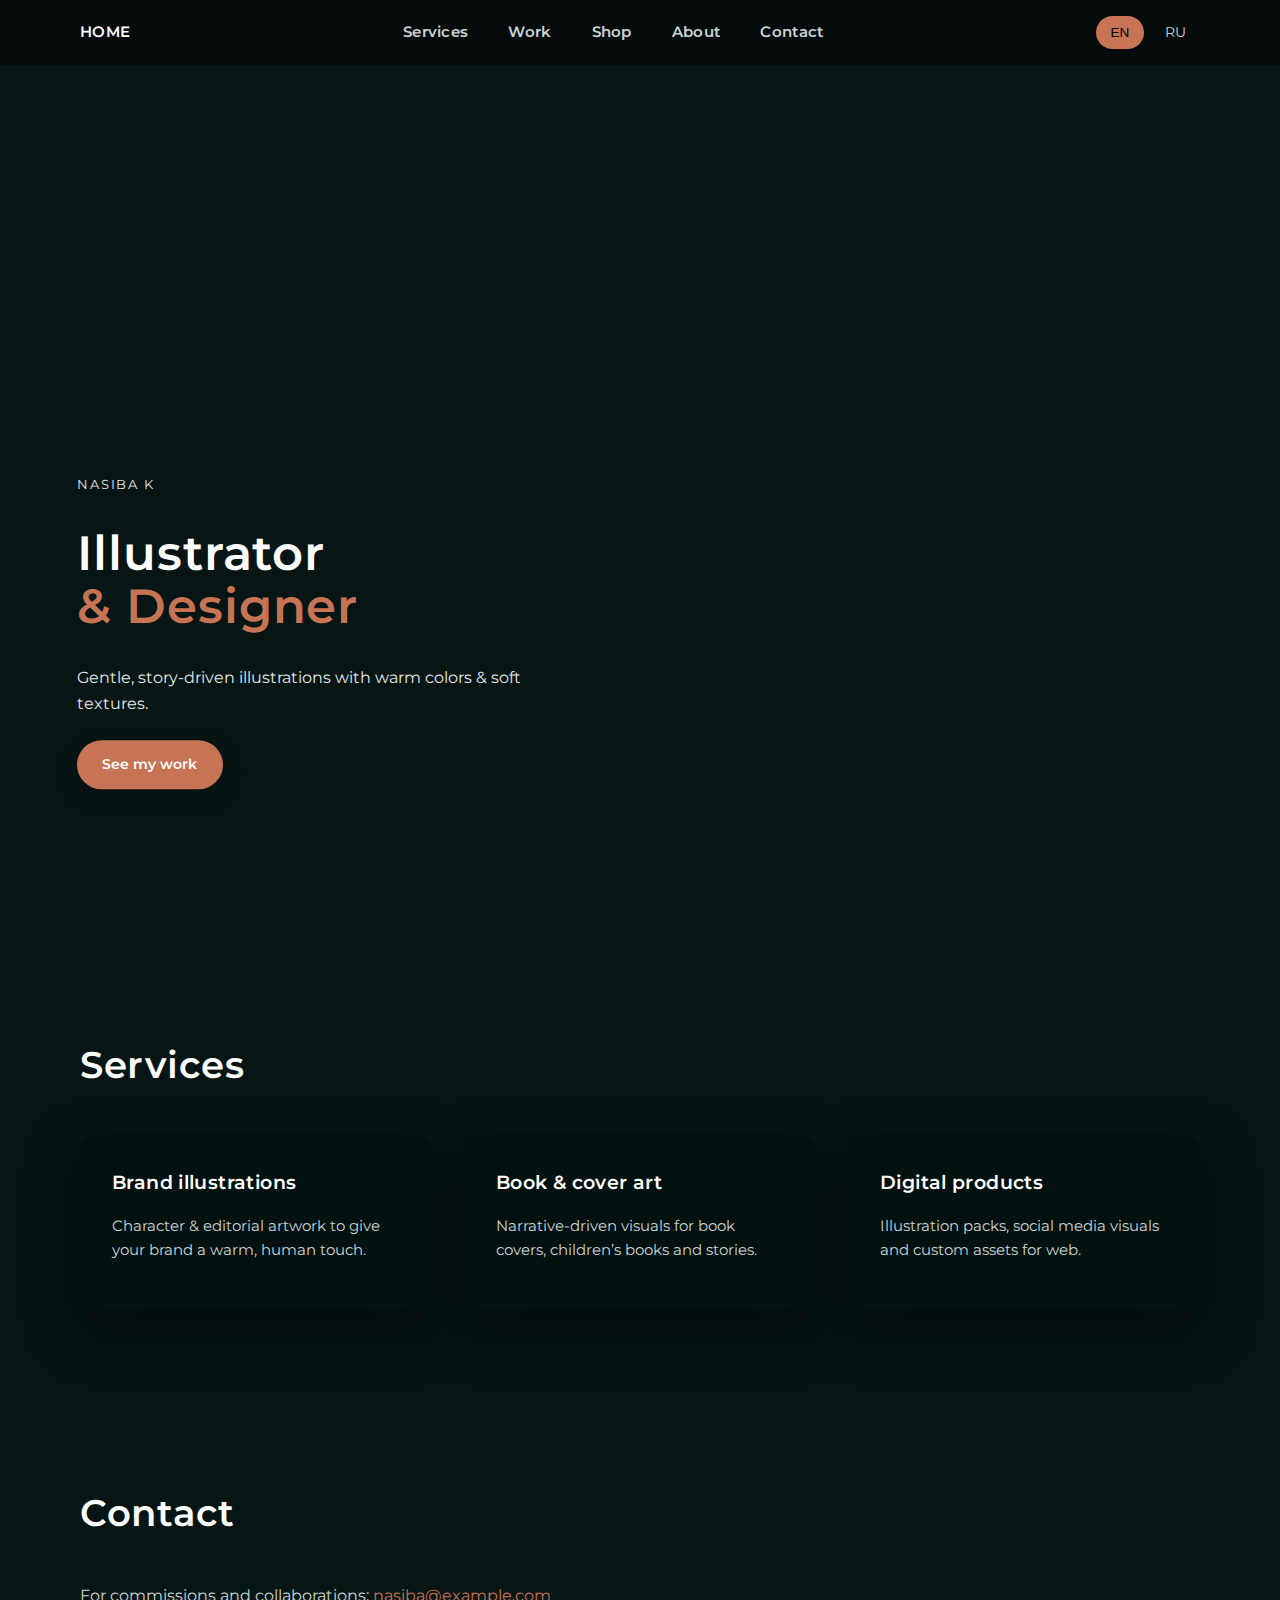
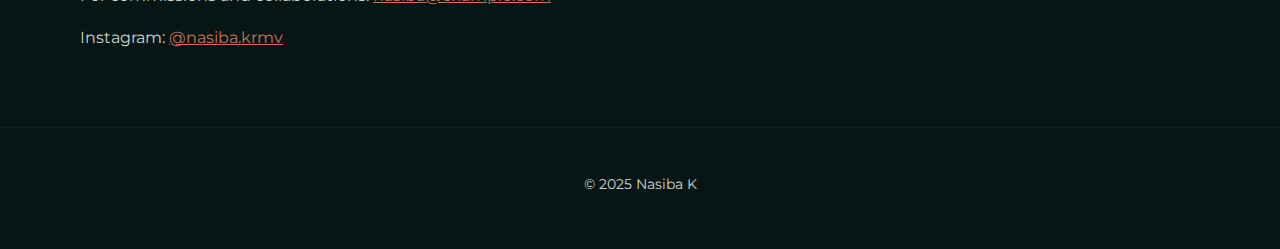
<file: index.html>
<!DOCTYPE html>
<html lang="en">
  <head>
    <meta charset="UTF-8" />
    <meta name="viewport" content="width=device-width, initial-scale=1.0" />
    <title>Nasiba K – Illustrator & Designer</title>
    <meta
      name="description"
      content="Gentle, story-driven illustrations with warm colors and soft textures."
    />

    <link rel="preconnect" href="https://fonts.googleapis.com" />
    <link rel="preconnect" href="https://fonts.gstatic.com" crossorigin />
    <link
      href="https://fonts.googleapis.com/css2?family=Montserrat:wght@400;500;600;700&display=swap"
      rel="stylesheet"
    />

    /> content="Gentle, story-driven illustrations with warm colors and soft
    textures." />
    <link rel="stylesheet" href="style.css" />
  </head>
  <body>
    <!-- =========================
       HEADER
  ========================== -->
    <header class="site-header">
      <div class="header-inner">
        <a href="index.html" class="logo">HOME</a>

        <nav class="main-nav">
          <a href="#services">Services</a>
          <a href="work.html">Work</a>
          <a href="shop.html">Shop</a>
          <a href="about.html">About</a>
          <a href="#contact">Contact</a>
        </nav>

        <div class="lang-switch">
          <button class="lang-btn is-active">EN</button>
          <a href="index-ru.html" class="lang-btn">RU</a>
        </div>
      </div>
    </header>

    <main>
      <!-- =========================
         HERO
    ========================== -->
      <section class="hero">
        <div class="hero-bg"></div>

        <div class="hero-inner">
          <p class="hero-kicker">NASIBA K</p>

          <h1 class="hero-title">
            Illustrator <br />
            <span>&amp; Designer</span>
          </h1>

          <p class="hero-sub">
            Gentle, story-driven illustrations with warm colors &amp; soft
            textures.
          </p>

          <div class="hero-cta">
            <a href="work.html" class="btn">See my work</a>
          </div>
        </div>
      </section>

      <!-- =========================
         SERVICES
    ========================== -->
      <section id="services" class="section services">
        <div class="container">
          <h2 class="section-title">Services</h2>

          <div class="cards">
            <article class="card">
              <h3>Brand illustrations</h3>
              <p>
                Character &amp; editorial artwork to give your brand a warm,
                human touch.
              </p>
            </article>

            <article class="card">
              <h3>Book &amp; cover art</h3>
              <p>
                Narrative-driven visuals for book covers, children’s books and
                stories.
              </p>
            </article>

            <article class="card">
              <h3>Digital products</h3>
              <p>
                Illustration packs, social media visuals and custom assets for
                web.
              </p>
            </article>
          </div>
        </div>
      </section>

      <!-- =========================
         CONTACT
    ========================== -->
      <section id="contact" class="section contact-section">
        <div class="container">
          <h2 class="section-title">Contact</h2>

          <p class="contact-text">
            For commissions and collaborations:
            <a href="mailto:nasiba@example.com">nasiba@example.com</a>
          </p>

          <p class="contact-text">
            Instagram:
            <a
              href="https://instagram.com/nasiba.krmv"
              target="_blank"
              rel="noreferrer"
            >
              @nasiba.krmv
            </a>
          </p>
        </div>
      </section>
    </main>

    <!-- =========================
       FOOTER
  ========================== -->
    <footer class="site-footer">
      <div class="container">
        <p>© 2025 Nasiba K</p>
      </div>
    </footer>
  </body>
</html>
</file>
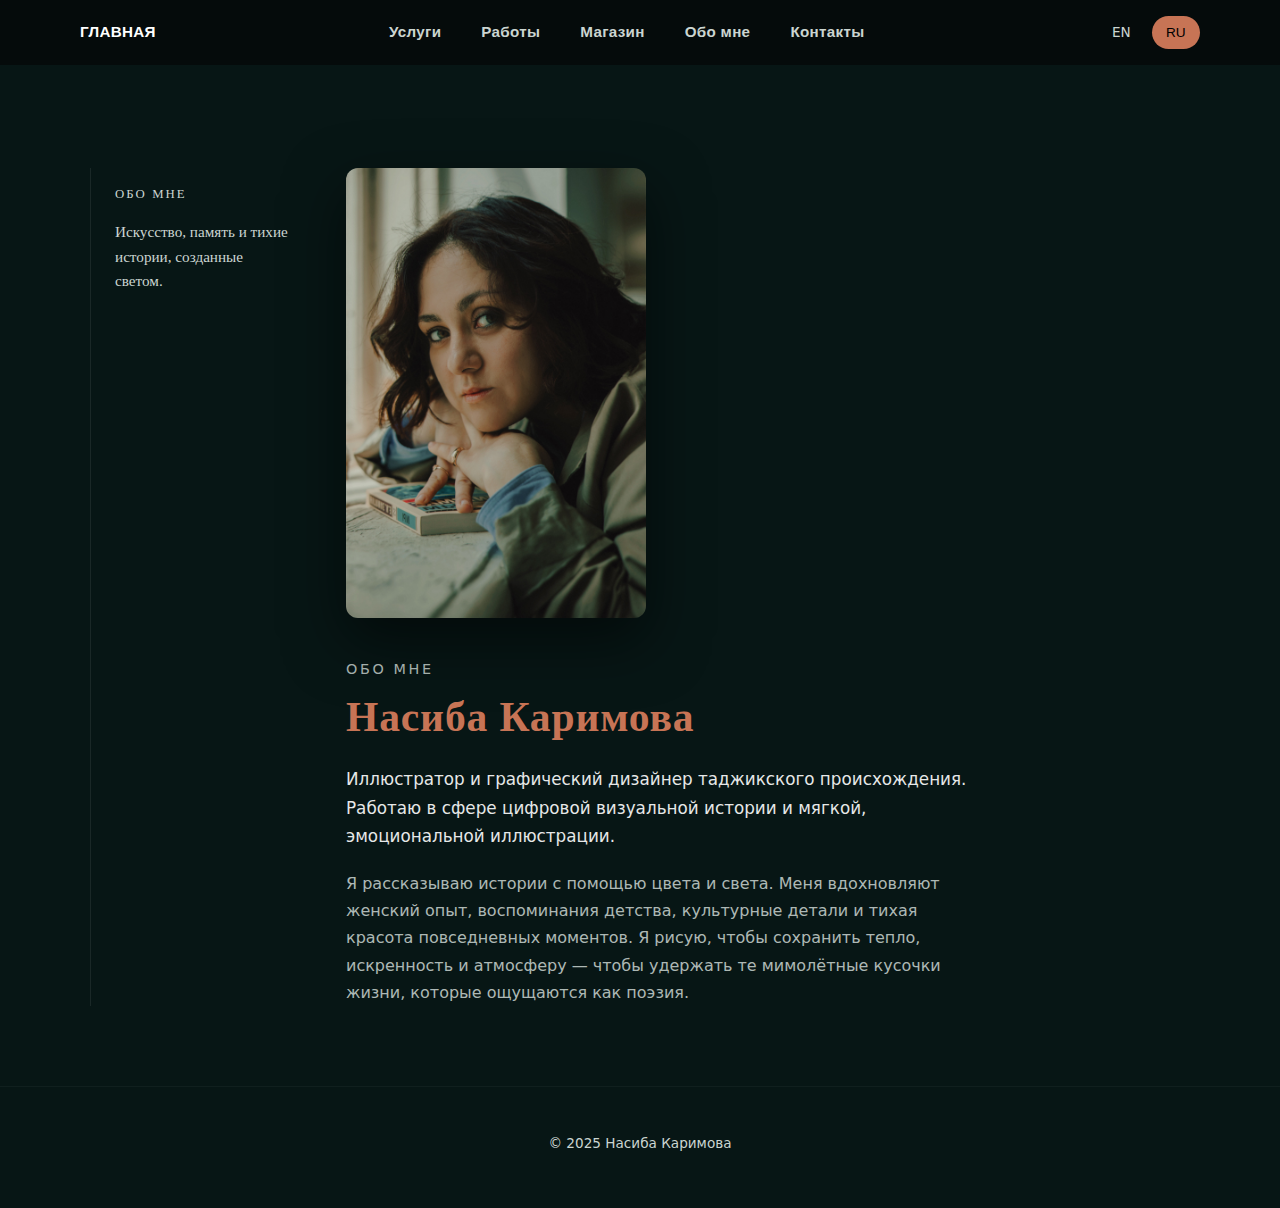
<file: about-ru.html>
<!DOCTYPE html>
<html lang="ru">
  <head>
    <link rel="preconnect" href="https://fonts.googleapis.com" />
    <link rel="preconnect" href="https://fonts.gstatic.com" crossorigin />
    <link
      href="https://fonts.googleapis.com/css2?family=Roboto:wght@300;400;500&family=Playfair+Display:wght@500;600&display=swap"
      rel="stylesheet"
    />

    <meta charset="UTF-8" />
    <title>Обо мне – Насиба Каримова</title>
    <meta name="viewport" content="width=device-width, initial-scale=1.0" />
    <!-- тот же CSS -->
    <link rel="stylesheet" href="style.css" />
  </head>
  <body>
    <!-- ===== HEADER ===== -->
    <header class="site-header">
      <div class="header-inner">
        <a href="index-ru.html" class="logo">ГЛАВНАЯ</a>

        <nav class="main-nav">
          <a href="index-ru.html#services">Услуги</a>
          <a href="work-ru.html">Работы</a>
          <a href="shop-ru.html">Магазин</a>
          <a href="about-ru.html" class="is-active">Обо мне</a>
          <a href="index-ru.html#contact">Контакты</a>
        </nav>

        <div class="lang-switch">
          <a href="about.html" class="lang-btn">EN</a>
          <button class="lang-btn is-active">RU</button>
        </div>
      </div>
    </header>

    <!-- ===== ABOUT SECTION ===== -->
    <main>
      <section class="about-section">
        <div class="about-inner">
          <!-- ЛЕВАЯ ПОЛОСА -->
          <aside class="about-side">
            <p class="about-side-label">ОБО МНЕ</p>
            <p class="about-side-phrase">
              Искусство, память и тихие истории, созданные светом.
            </p>
          </aside>

          <!-- ОСНОВНОЙ КОНТЕНТ -->
          <div class="about-main">
            <figure class="about-photo">
              <img
                src="./images/nasiba-portrait.jpg"
                alt="Портрет Насибы Каримовой"
              />
            </figure>

            <div class="about-content">
              <p class="about-kicker">ОБО МНЕ</p>

              <h1 class="about-title">Насиба Каримова</h1>

              <p class="about-lead">
                Иллюстратор и графический дизайнер таджикского происхождения.
                Работаю в сфере цифровой визуальной истории и мягкой,
                эмоциональной иллюстрации.
              </p>

              <p class="about-text">
                Я рассказываю истории с помощью цвета и света. Меня вдохновляют
                женский опыт, воспоминания детства, культурные детали и тихая
                красота повседневных моментов. Я рисую, чтобы сохранить тепло,
                искренность и атмосферу — чтобы удержать те мимолётные кусочки
                жизни, которые ощущаются как поэзия.
              </p>
            </div>
          </div>
        </div>
      </section>
    </main>

    <!-- ===== FOOTER ===== -->
    <footer class="site-footer">
      <div class="container">
        <p>© 2025 Насиба Каримова</p>
      </div>
    </footer>
  </body>
</html>
</file>
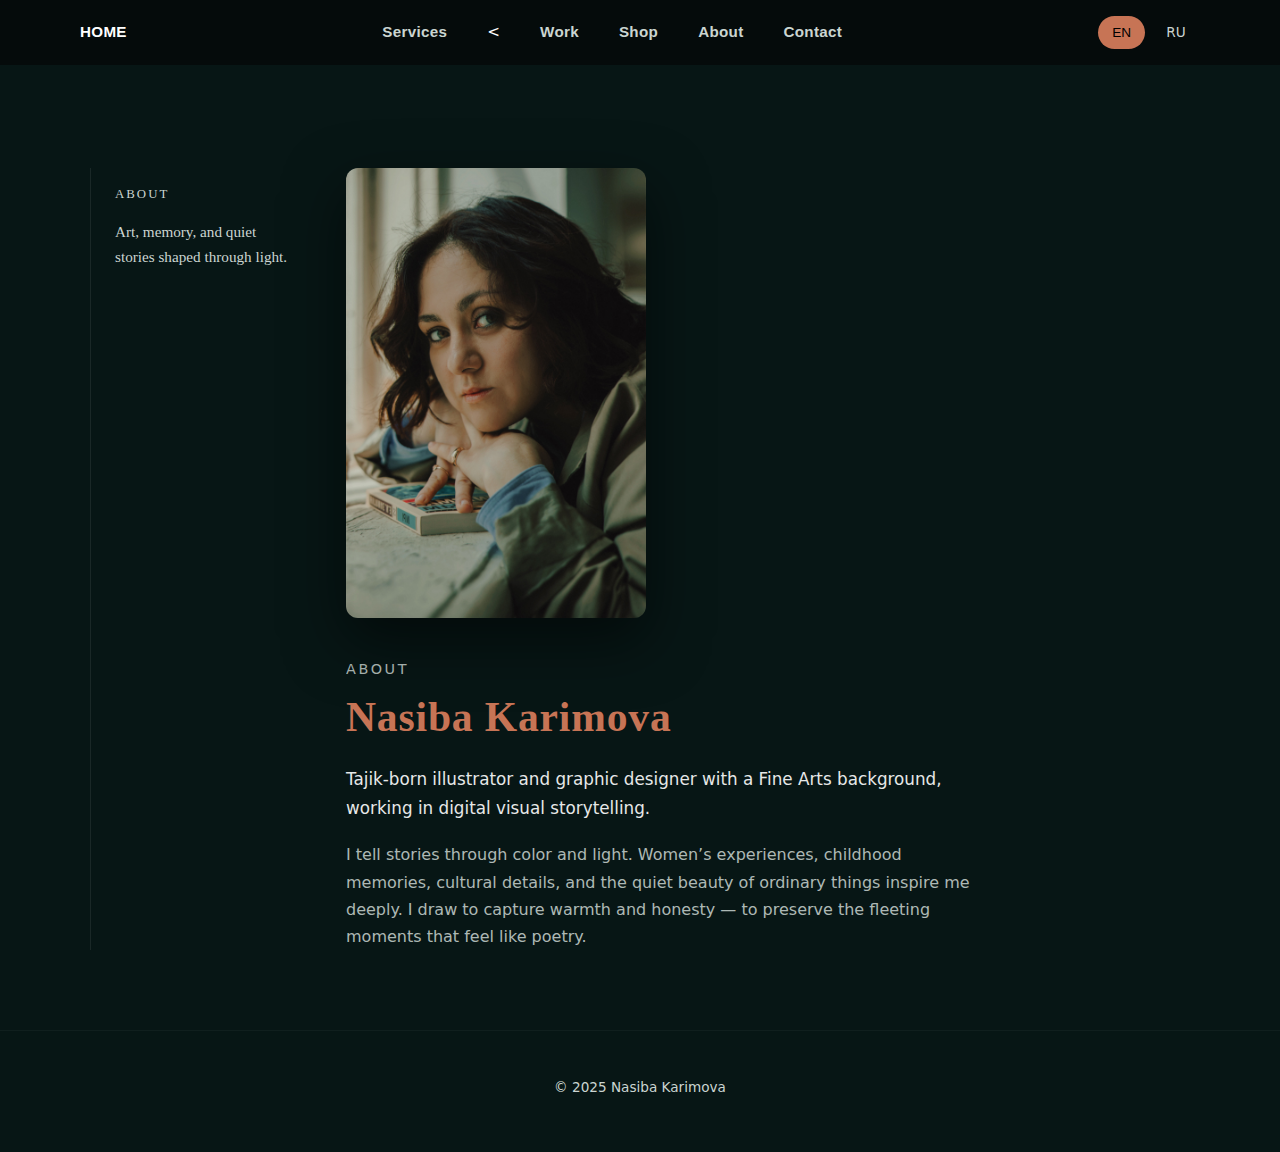
<file: about.html>
<!DOCTYPE html>
<html lang="en">
  <head>
    <link rel="preconnect" href="https://fonts.googleapis.com" />
    <link rel="preconnect" href="https://fonts.gstatic.com" crossorigin />
    <link
      href="https://fonts.googleapis.com/css2?family=Roboto:wght@300;400;500&family=Playfair+Display:wght@500;600&display=swap"
      rel="stylesheet"/>

    <meta charset="UTF-8" />
    <title>About – Nasiba Karimova</title>
    <meta name="viewport" content="width=device-width, initial-scale=1.0" />
    <!-- подключаем тот же CSS, что и на главной -->
    <link rel="stylesheet" href="style.css" />
  </head>
  <body>
    <!-- ===== HEADER (копия с главной) ===== -->
    <header class="site-header">
      <div class="header-inner">
        <a href="index.html" class="logo">HOME</a>

        <nav class="main-nav">
          <a href="index.html#services">Services</a>
          <<a href="work.html">Work</a>
          <a href="shop.html">Shop</a>
          <a href="about.html" class="is-active">About</a>
          <a href="index.html#contact">Contact</a>
        </nav>

        <div class="lang-switch">
          <button class="lang-btn is-active">EN</button>
          <a href="about-ru.html" class="lang-btn">RU</a>
        </div>
      </div>
    </header>

    <!-- ===== ABOUT SECTION ===== -->
    <main>
      <section class="about-section">
        <div class="about-inner">
          <!-- ЛЕВАЯ УЗКАЯ ПОЛОСА С ФРАЗОЙ -->
          <aside class="about-side">
            <p class="about-side-label">ABOUT</p>
            <p class="about-side-phrase">
              Art, memory, and quiet stories shaped through light.
            </p>
          </aside>

          <!-- ОСНОВНОЙ КОНТЕНТ: ФОТО + ТЕКСТ -->
          <div class="about-main">
            <figure class="about-photo">
              <img
                src="./images/nasiba-portrait.jpg"
                alt="Portrait of Nasiba Karimova"
              />
            </figure>

            <div class="about-content">
              <p class="about-kicker">ABOUT</p>

              <h1 class="about-title">Nasiba Karimova</h1>

              <p class="about-lead">
                Tajik-born illustrator and graphic designer with a Fine Arts
                background, working in digital visual storytelling.
              </p>

              <p class="about-text">
                I tell stories through color and light. Women’s experiences,
                childhood memories, cultural details, and the quiet beauty of
                ordinary things inspire me deeply. I draw to capture warmth and
                honesty — to preserve the fleeting moments that feel like
                poetry.
              </p>
            </div>
          </div>
        </div>
      </section>
    </main>

    <!-- ===== FOOTER (как на главной) ===== -->
    <footer class="site-footer">
      <div class="container">
        <p>© 2025 Nasiba Karimova</p>
      </div>
    </footer>
  </body>
</html>
</file>
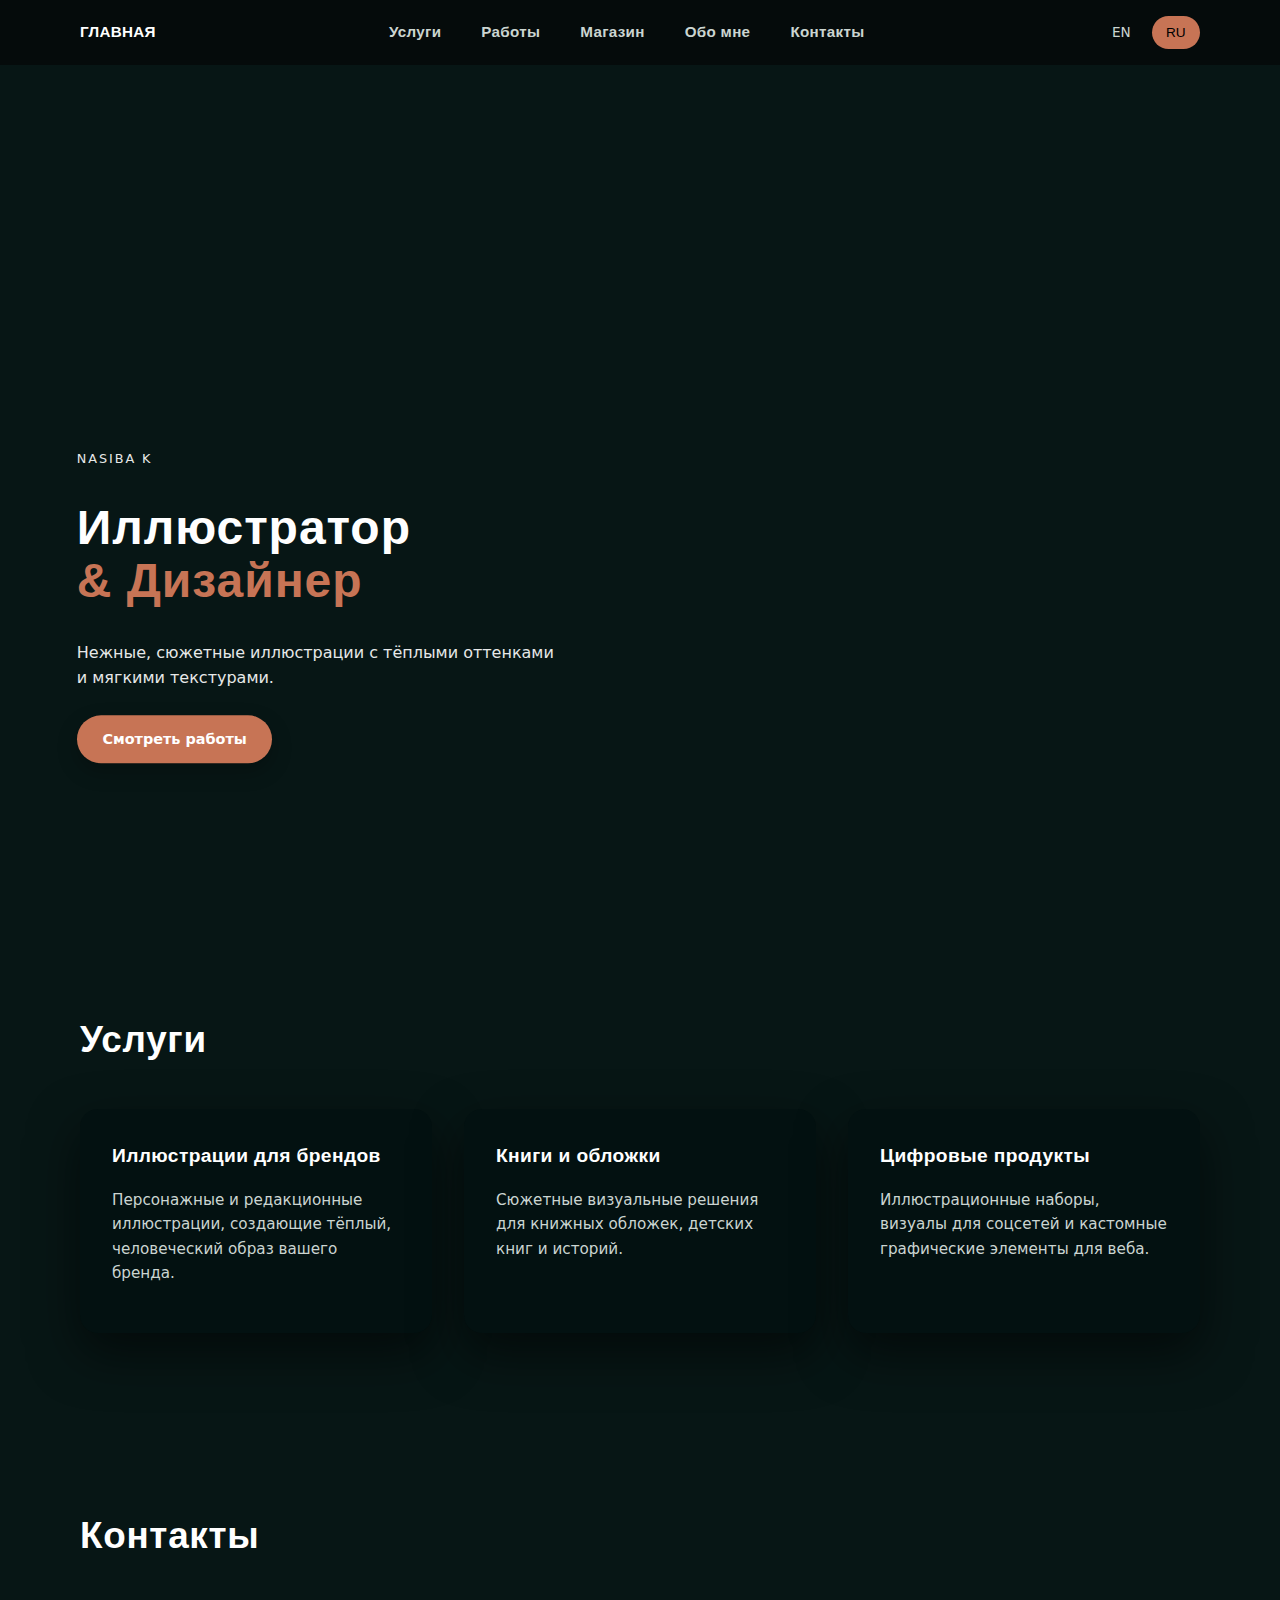
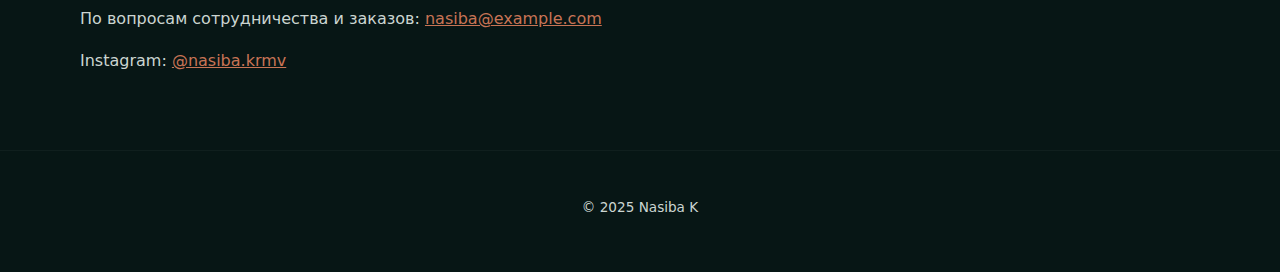
<file: index-ru.html>
<!DOCTYPE html>
<html lang="ru">
  <head>
    <meta charset="UTF-8" />
    <meta name="viewport" content="width=device-width, initial-scale=1.0" />
    <title>Nasiba K – Иллюстратор и дизайнер</title>
    <meta
      name="description"
      content="Нежные, сюжетные иллюстрации с тёплыми оттенками и мягкими текстурами."
    />
    <link rel="stylesheet" href="style.css" />
  </head>

  <body>
    <!-- =========================
       HEADER
    ========================== -->
    <header class="site-header">
      <div class="header-inner">
        <a href="index-ru.html" class="logo">ГЛАВНАЯ</a>

        <nav class="main-nav">
          <a href="#services">Услуги</a>
          <a href="work-ru.html">Работы</a>
          <a href="shop-ru.html">Магазин</a>
          <a href="about-ru.html">Обо мне</a>
          <a href="#contact">Контакты</a>
        </nav>

       <div class="lang-switch">
       <a href="index.html" class="lang-btn">EN</a>
       <button class="lang-btn is-active">RU</button>
       </div>

    </header>

    <main>
      <!-- =========================
         HERO
      ========================== -->
      <section class="hero">
        <div class="hero-bg"></div>

        <div class="hero-inner">
          <p class="hero-kicker">NASIBA K</p>

          <h1 class="hero-title">
            Иллюстратор <br />
            <span>&amp; Дизайнер</span>
          </h1>

          <p class="hero-sub">
            Нежные, сюжетные иллюстрации с тёплыми оттенками и мягкими
            текстурами.
          </p>

          <div class="hero-cta">
            <a href="work-ru.html" class="btn">Смотреть работы</a>
          </div>
        </div>
      </section>

      <!-- =========================
         SERVICES
      ========================== -->
      <section id="services" class="section services">
        <div class="container">
          <h2 class="section-title">Услуги</h2>

          <div class="cards">
            <article class="card">
              <h3>Иллюстрации для брендов</h3>
              <p>
                Персонажные и редакционные иллюстрации, создающие тёплый,
                человеческий образ вашего бренда.
              </p>
            </article>

            <article class="card">
              <h3>Книги и обложки</h3>
              <p>
                Сюжетные визуальные решения для книжных обложек, детских книг и
                историй.
              </p>
            </article>

            <article class="card">
              <h3>Цифровые продукты</h3>
              <p>
                Иллюстрационные наборы, визуалы для соцсетей и кастомные
                графические элементы для веба.
              </p>
            </article>
          </div>
        </div>
      </section>

      <!-- =========================
         CONTACT
      ========================== -->
      <section id="contact" class="section contact-section">
        <div class="container">
          <h2 class="section-title">Контакты</h2>

          <p class="contact-text">
            По вопросам сотрудничества и заказов:
            <a href="mailto:nasiba@example.com">nasiba@example.com</a>
          </p>

          <p class="contact-text">
            Instagram:
            <a
              href="https://instagram.com/nasiba.krmv"
              target="_blank"
              rel="noreferrer"
            >
              @nasiba.krmv
            </a>
          </p>
        </div>
      </section>
    </main>

    <!-- =========================
       FOOTER
    ========================== -->
    <footer class="site-footer">
      <div class="container">
        <p>© 2025 Nasiba K</p>
      </div>
    </footer>
  </body>
</html>
</file>
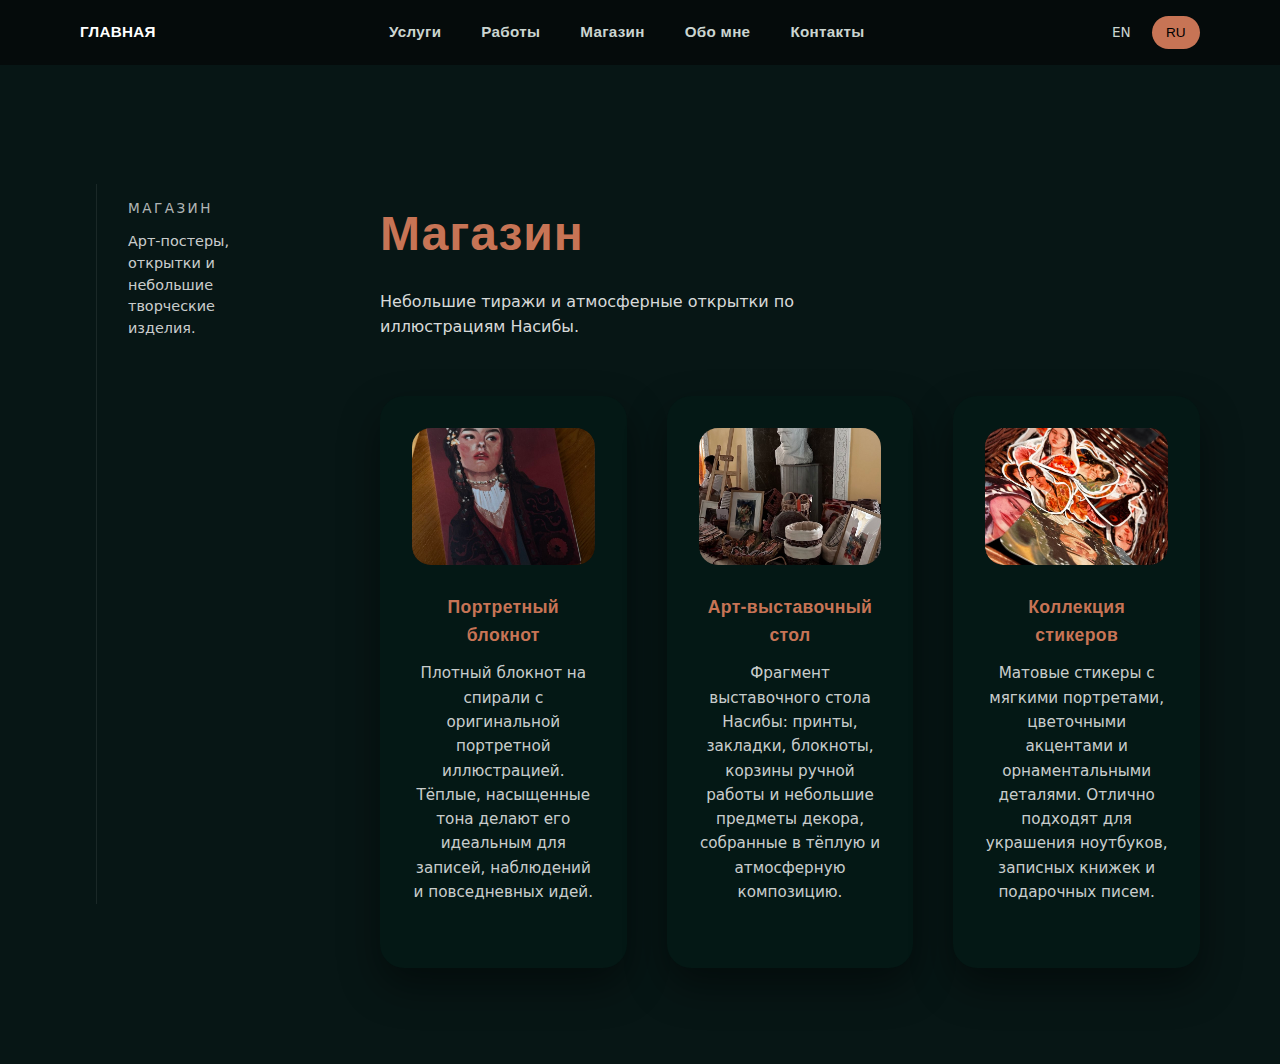
<file: shop-ru.html>
<!DOCTYPE html>
<html lang="ru">
  <head>
    <meta charset="UTF-8" />
    <title>Магазин – Насиба Каримова</title>
    <meta name="viewport" content="width=device-width, initial-scale=1.0" />

    <!-- Общие стили сайта -->
    <link rel="stylesheet" href="style.css" />
    <!-- Стили для страницы Shop -->
    <link rel="stylesheet" href="shop.css" />
  </head>
  <body>
    <!-- ==============================
         HEADER
    =============================== -->
    <header class="site-header">
      <div class="header-inner">
        <a href="index-ru.html" class="logo">ГЛАВНАЯ</a>

        <nav class="main-nav">
          <a href="index-ru.html#services">Услуги</a>
          <a href="work-ru.html">Работы</a>
          <a href="shop-ru.html" class="is-active">Магазин</a>
          <a href="about-ru.html">Обо мне</a>
          <a href="index-ru.html#contact">Контакты</a>
        </nav>

        <div class="lang-switch">
          <a href="shop.html" class="lang-btn">EN</a>
          <button class="lang-btn is-active">RU</button>
        </div>
      </div>
    </header>

    <!-- ==============================
         SHOP
    =============================== -->
    <main>
      <section class="shop-section">
        <div class="shop-inner">
          <!-- ЛЕВАЯ БОКОВАЯ ПОЛОСА -->
          <aside class="shop-side">
            <p class="shop-side-label">МАГАЗИН</p>
            <p class="shop-side-phrase">
              Арт-постеры, открытки и небольшие творческие изделия.
            </p>
          </aside>

          <!-- ОСНОВНАЯ ЧАСТЬ -->
          <div class="shop-main">
            <h1 class="shop-title">Магазин</h1>

            <p class="shop-lead">
              Небольшие тиражи и атмосферные открытки по иллюстрациям Насибы.
            </p>

            <div class="shop-grid">
              <!-- CARD 1 — ТЕТРАДЬ -->
              <article class="shop-card">
                <div class="shop-card-image">
                  <a href="./images/shop1.jpg" target="_blank">
                    <img
                      src="./images/shop1.jpg"
                      alt="Блокнот с портретной иллюстрацией"
                    />
                  </a>
                </div>

                <div class="shop-card-body">
                  <h2 class="shop-card-title">Портретный блокнот</h2>
                  <p class="shop-card-text">
                    Плотный блокнот на спирали с оригинальной портретной
                    иллюстрацией. Тёплые, насыщенные тона делают его идеальным
                    для записей, наблюдений и повседневных идей.
                  </p>
                </div>
              </article>

              <!-- CARD 2 — АРТ-МАРКЕТ -->
              <article class="shop-card">
                <div class="shop-card-image">
                  <a href="./images/shop2.jpg" target="_blank">
                    <img
                      src="./images/shop2.jpg"
                      alt="Арт-стол с иллюстрациями и аксессуарами"
                    />
                  </a>
                </div>

                <div class="shop-card-body">
                  <h2 class="shop-card-title">Арт-выставочный стол</h2>
                  <p class="shop-card-text">
                    Фрагмент выставочного стола Насибы: принты, закладки,
                    блокноты, корзины ручной работы и небольшие предметы декора,
                    собранные в тёплую и атмосферную композицию.
                  </p>
                </div>
              </article>

              <!-- CARD 3 — СТИКЕРЫ -->
              <article class="shop-card">
                <div class="shop-card-image">
                  <a href="./images/shop3.jpg" target="_blank">
                    <img
                      src="./images/shop3.jpg"
                      alt="Корзина со стикерами с портретными иллюстрациями"
                    />
                  </a>
                </div>

                <div class="shop-card-body">
                  <h2 class="shop-card-title">Коллекция стикеров</h2>
                  <p class="shop-card-text">
                    Матовые стикеры с мягкими портретами, цветочными акцентами и
                    орнаментальными деталями. Отлично подходят для украшения
                    ноутбуков, записных книжек и подарочных писем.
                  </p>
                </div>
              </article>
            </div>
          </div>
        </div>
      </section>
    </main>
  </body>
</html>
</file>
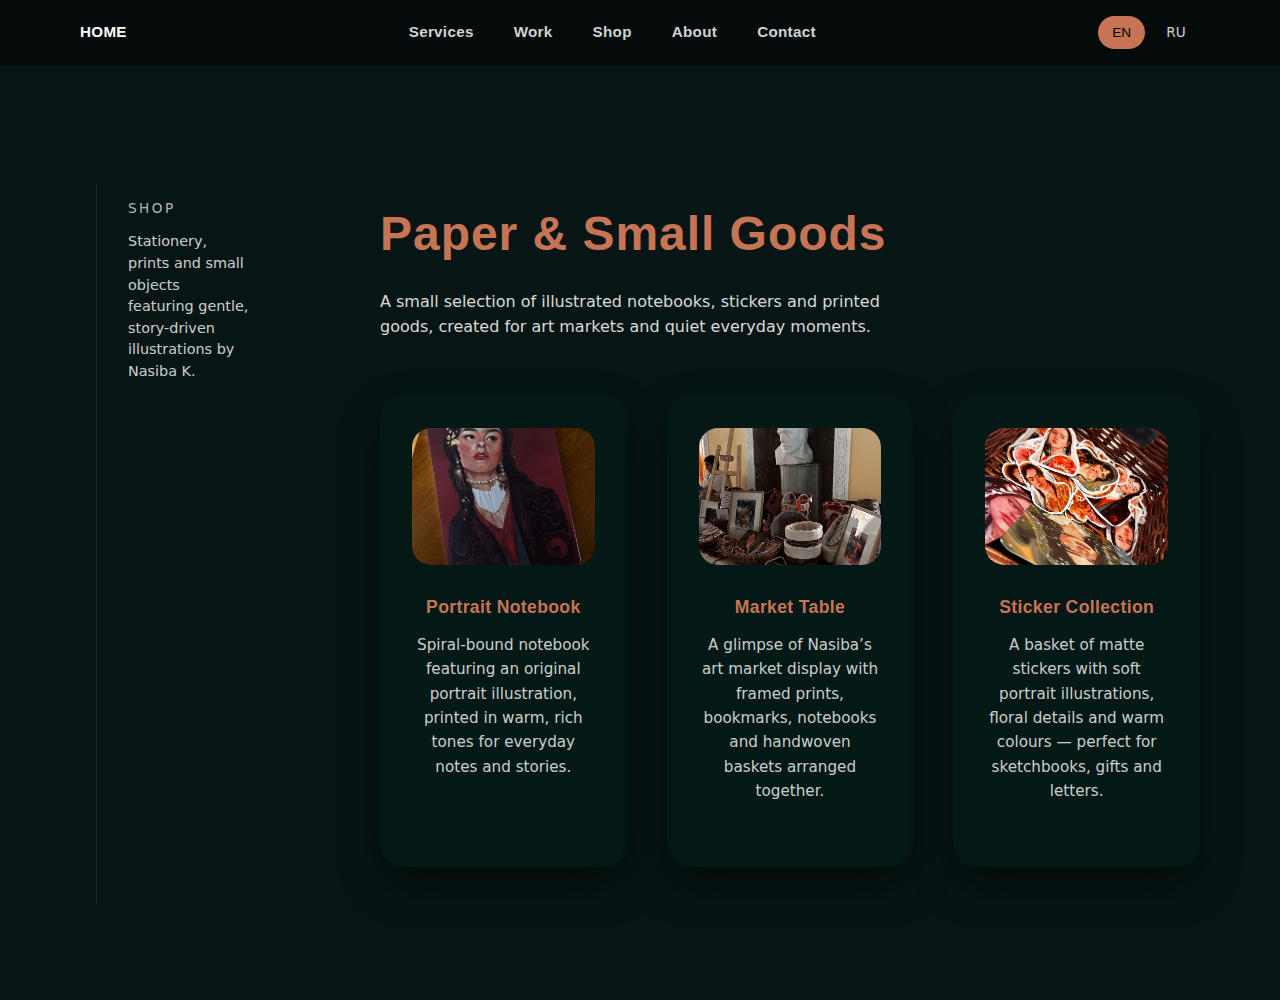
<file: shop.html>
<!DOCTYPE html>
<html lang="en">
  <head>
    <meta charset="UTF-8" />
    <title>Shop – Nasiba Karimova</title>
    <meta name="viewport" content="width=device-width, initial-scale=1.0" />

    <!-- Общие стили сайта -->
    <link rel="stylesheet" href="style.css" />
    <!-- Отдельные стили для страницы Shop -->
    <link rel="stylesheet" href="shop.css" />
  </head>
  <body>
    <!-- ==============================
       HEADER (можешь взять отсюда
       ИЛИ скопировать из about.html,
       если он у тебя уже там настроен)
  =============================== -->
    <header class="site-header">
      <div class="header-inner">
        <a href="index.html" class="logo">HOME</a>

        <nav class="main-nav">
          <a href="index.html#services">Services</a>
          <a href="work.html">Work</a>
          <a href="shop.html" class="is-active">Shop</a>
          <a href="about.html">About</a>
          <a href="index.html#contact">Contact</a>
        </nav>

        <div class="lang-switch">
          <button class="lang-btn is-active">EN</button>
          <a href="shop-ru.html" class="lang-btn">RU</a>
        </div>
      </div>
    </header>

    <!-- ==============================
       SHOP
  =============================== -->
    <main>
      <section class="shop-section">
        <div class="shop-inner">
          <!-- ЛЕВАЯ КОЛОНКА С ТЕКСТОМ -->
          <aside class="shop-side">
            <p class="shop-side-label">SHOP</p>
            <p class="shop-side-phrase">
              Stationery, prints and small objects<br />
              featuring gentle, story-driven<br />
              illustrations by Nasiba K.
            </p>
          </aside>

          <!-- ПРАВАЯ ЧАСТЬ — КАРТОЧКИ -->
          <div class="shop-main">
            <h2 class="shop-title">Paper & Small Goods</h2>
            <p class="shop-lead">
              A small selection of illustrated notebooks, stickers and printed
              goods, created for art markets and quiet everyday moments.
            </p>

            <div class="shop-grid">
              <!-- CARD 1 – NOTEBOOK -->
              <article class="shop-card">
                <div class="shop-card-image">
                  <a href="./images/shop1.jpg" target="_blank">
                    <img
                      src="./images/shop1.jpg"
                      alt="Illustrated notebook with a portrait cover"
                    />
                  </a>
                </div>
                <div class="shop-card-body">
                  <h2 class="shop-card-title">Portrait Notebook</h2>
                  <p class="shop-card-text">
                    Spiral-bound notebook featuring an original portrait
                    illustration, printed in warm, rich tones for everyday notes
                    and stories.
                  </p>
                </div>
              </article>

              <!-- CARD 2 – MARKET TABLE -->
              <article class="shop-card">
                <div class="shop-card-image">
                  <a href="./images/shop2.jpg" target="_blank">
                    <img
                      src="./images/shop2.jpg"
                      alt="Art market table with prints, notebooks and baskets"
                    />
                  </a>
                </div>
                <div class="shop-card-body">
                  <h2 class="shop-card-title">Market Table</h2>
                  <p class="shop-card-text">
                    A glimpse of Nasiba’s art market display with framed prints,
                    bookmarks, notebooks and handwoven baskets arranged
                    together.
                  </p>
                </div>
              </article>

              <!-- CARD 3 – STICKERS -->
              <article class="shop-card">
                <div class="shop-card-image">
                  <a href="./images/shop3.jpg" target="_blank">
                    <img
                      src="./images/shop3.jpg"
                      alt="Basket filled with portrait illustration stickers"
                    />
                  </a>
                </div>
                <div class="shop-card-body">
                  <h2 class="shop-card-title">Sticker Collection</h2>
                  <p class="shop-card-text">
                    A basket of matte stickers with soft portrait illustrations,
                    floral details and warm colours — perfect for sketchbooks,
                    gifts and letters.
                  </p>
                </div>
              </article>
            </div>
          </div>
        </div>
      </section>
    </main>
  </body>
</html>
</file>
<file: style.css>
/* ================================
   BASE & THEME
================================ */
/* === GOOGLE FONTS: Playfair Display + Roboto === */
@import url("https://fonts.googleapis.com/css2?family=Playfair+Display:wght@500;600;700&family=Roboto:wght@400;500&display=swap");

:root {
  --bg: #071615;
  --text: #ffffff;
  --muted: #cbd5d1;
  --accent: #c77455;
}

*,
*::before,
*::after {
  box-sizing: border-box;
}

body {
  margin: 0;
  background: var(--bg);
  color: var(--text);
  font-family: "Georgia", serif;
  line-height: 1.6;
}

img {
  max-width: 100%;
  display: block;
}

a {
  color: inherit;
  text-decoration: none;
}

main {
  /* отступ, чтобы контент не залезал под фиксированный header */
  margin-top: 72px;
}

.container {
  width: min(1120px, 100% - 3rem);
  margin: 0 auto;
}

/* ================================
   HEADER
================================ */

.site-header {
  position: fixed;
  top: 0;
  left: 0;
  width: 100%;
  z-index: 1000;
  background: #050b0b;
  padding: 1rem 3rem;
}

.header-inner {
  display: flex;
  justify-content: space-between;
  align-items: center;
  max-width: 1120px;
  margin: 0 auto;
}

.logo {
  font-weight: 600;
  letter-spacing: 0.18rem;
  font-size: 0.95rem;
}

.main-nav {
  display: flex;
  gap: 2.5rem;
  font-size: 0.95rem;
}

.main-nav a {
  color: var(--muted);
}

.main-nav a:hover {
  color: var(--text);
}

.lang-switch {
  display: flex;
  gap: 0.4rem;
}

.lang-btn {
  border: none;
  padding: 0.35rem 0.9rem;
  border-radius: 999px;
  font-size: 0.85rem;
  cursor: pointer;
  background: transparent;
  color: var(--muted);
}

.lang-btn.is-active {
  background: var(--accent);
  color: #000;
}

/* ================================
   HERO
================================ */

.hero {
  position: relative;
  width: 100%;
  height: calc(100vh - 72px); /* минус высота header */
  overflow: hidden;
}

/* фото на фоне */
.hero-bg {
  position: absolute;
  inset: 0;
  background-image: url("./images/first.jpg");
  background-size: cover;
  background-position: center top;
  background-repeat: no-repeat;
  z-index: 1;
}
.hero-inner {
  position: absolute;
  top: 48%; /* <-- ниже (можно менять 45–55%) */
  left: 6%; /* немного левее и ближе к краю */
  transform: translateY(-10%);
  max-width: 480px; /* уменьшаем ширину блока */
  z-index: 10;
}

/* Имя */
.hero-kicker {
  font-size: 0.8rem; /* меньше */
  letter-spacing: 0.12rem;
  opacity: 0.9;
}

/* Заголовок */
.hero-title {
  font-size: 3rem; /* было больше — уменьшили */
  line-height: 1.1;
}

.hero-title span {
  font-size: 3rem; /* чтобы & Designer был того же размера */
  color: var(--accent);
}

/* Подзаголовок */
.hero-sub {
  font-size: 1rem; /* меньше */
  opacity: 0.9;
  margin-top: 1rem;
}

/* Кнопка */
.hero-cta {
  margin-top: 1.5rem;
}

.hero-cta .btn {
  font-size: 0.9rem; /* меньше текст кнопки */
  padding: 0.8rem 1.6rem;
}
.btn {
  display: inline-block;
  background: var(--accent); /* красивый персиковый фон */
  color: #fff; /* белый текст */
  padding: 0.9rem 1.8rem;
  border-radius: 50px; /* круглые края */
  font-size: 1rem;
  font-weight: 600;
  text-decoration: none;
  box-shadow: 0 8px 20px rgba(0, 0, 0, 0.25);
  transition: 0.3s ease;
}

.btn:hover {
  transform: translateY(-3px);
  box-shadow: 0 12px 28px rgba(0, 0, 0, 0.35);
}

.btn:active {
  transform: translateY(-1px);
}

/* ================================
   SECTIONS
================================ */

.section {
  padding: 5rem 0 4rem;
}

.section-title {
  font-size: 2.3rem;
  margin-bottom: 2.5rem;
}

/* ================================
   SERVICES CARDS
================================ */

.cards {
  display: grid;
  grid-template-columns: repeat(3, minmax(0, 1fr));
  gap: 2rem;
}

.card {
  background: #031111;
  border-radius: 18px;
  padding: 2rem;
  box-shadow: 0 20px 50px rgba(0, 0, 0, 0.55);
}

.card h3 {
  margin-top: 0;
  margin-bottom: 1rem;
  font-size: 1.2rem;
}

.card p {
  color: var(--muted);
  font-size: 0.95rem;
}

/* ================================
   MY WORK
================================ */

.work-section {
  background: #031111;
}

.work-section .section-title {
  margin-bottom: 2rem;
}

.work-grid {
  display: grid;
  grid-template-columns: repeat(auto-fill, minmax(320px, 1fr)); /* шире */
  gap: 3rem; /* больше воздуха */
}

.work-card {
  background: #0f2c2c;
  border-radius: 24px; /* премиум */
  padding: 24px;
  box-shadow: 0 30px 60px rgba(0, 0, 0, 0.5);
}

.work-card img {
  width: 100%;
  height: 240px; /* Крупное изображение */
  object-fit: cover;
  border-radius: 20px;
}

/* ================================
   CONTACT
================================ */

.contact-text {
  font-size: 1rem;
  color: var(--muted);
  margin-bottom: 0.8rem;
}

.contact-text a {
  color: var(--accent);
  text-decoration: underline;
}

/* ================================
   FOOTER
================================ */

.site-footer {
  padding: 2rem 0 2.5rem;
  border-top: 1px solid rgba(255, 255, 255, 0.04);
  font-size: 0.85rem;
  color: var(--muted);
  text-align: center;
}

/* ================================
   RESPONSIVE
================================ */

@media (max-width: 900px) {
  .header-inner {
    gap: 1.5rem;
  }

  .main-nav {
    gap: 1.5rem;
    font-size: 0.85rem;
  }

  .hero-inner {
    padding: 6rem 2rem;
  }

  .hero-title {
    font-size: 3.2rem;
  }

  .cards {
    grid-template-columns: 1fr;
  }

  .work-grid {
    grid-template-columns: 1fr;
  }
}
/* ============================
      ABOUT PAGE
============================ */

.about {
  background-color: var(--bg); /* твой тёмно-зелёный фон */
  padding: 6rem 0;
}

.about-wrapper {
  display: flex;
  justify-content: center;
  align-items: flex-start;
  gap: 4rem;
  max-width: 1200px;
  margin: 0 auto;
  padding: 0 2rem;
}

.about-photo img {
  width: 380px; /* уменьшили фото */
  height: auto;
  border-radius: 6px;
  object-fit: cover;
  box-shadow: 0 20px 50px rgba(0, 0, 0, 0.35);
}

.about-content {
  max-width: 520px;
  color: var(--text);
}

.about-kicker {
  font-size: 0.9rem;
  letter-spacing: 0.12em;
  opacity: 0.8;
  margin-bottom: 1.5rem;
  text-transform: uppercase;
}

.about-title {
  font-size: 3rem;
  margin-bottom: 1.5rem;
  color: var(--accent);
}

.about-lead {
  font-size: 1.2rem;
  line-height: 1.6;
  margin-bottom: 2rem;
  opacity: 0.9;
}

.about-text {
  font-size: 1.05rem;
  line-height: 1.7;
  opacity: 0.85;
}
/* ===========================
   ABOUT PAGE
   =========================== */

.about-section {
  background: var(--bg);
  color: var(--text);
  padding: 6rem 0 5rem;
}

.about-inner {
  max-width: 1100px;
  margin: 0 auto;
  display: grid;
  grid-template-columns: 200px minmax(0, 1fr);
  gap: 3.5rem;
}

/* Левая узкая полоска с текстом */
.about-side {
  border-left: 1px solid rgba(255, 255, 255, 0.08);
  padding-left: 1.5rem;
  padding-top: 1rem;
  font-family: "Georgia", serif;
}

.about-side-label {
  font-size: 0.8rem;
  letter-spacing: 0.16em;
  text-transform: uppercase;
  margin: 0 0 1rem;
  color: var(--muted);
}

.about-side-phrase {
  font-size: 0.95rem;
  line-height: 1.6;
  color: var(--muted);
  max-width: 12rem;
}

/* Основной блок: фото + текст */
.about-main {
  display: flex;
  flex-direction: column;
  gap: 2.5rem;
}

/* Фото сверху, не огромно */
.about-photo {
  margin: 0;
  width: 100%;
  max-width: 300px;
}

.about-photo img {
  width: 100%;
  display: block;
  border-radius: 12px;
  box-shadow: 0 22px 60px rgba(0, 0, 0, 0.55);
  object-fit: cover;
}

/* Текст */
.about-content {
  max-width: 640px;
}

.about-kicker {
  font-size: 0.9rem;
  letter-spacing: 0.18em;
  text-transform: uppercase;
  color: var(--muted);
  margin: 0 0 0.9rem;
}

.about-title {
  font-family: "Georgia", serif;
  font-size: 2.6rem;
  line-height: 1.1;
  color: var(--accent);
  margin: 0 0 1.5rem;
}

.about-lead {
  font-size: 1.05rem;
  line-height: 1.7;
  margin: 0 0 1.2rem;
}

.about-text {
  font-size: 1rem;
  line-height: 1.7;
  margin: 0;
  color: var(--muted);
}

/* Адаптив: планшеты/телефон */
@media (max-width: 900px) {
  .about-inner {
    grid-template-columns: 1fr;
    gap: 2.5rem;
  }

  .about-side {
    border-left: none;
    border-top: 1px solid rgba(255, 255, 255, 0.08);
    padding-left: 0;
    padding-top: 1.5rem;
    margin-top: 1rem;
  }

  .about-side-phrase {
    max-width: none;
  }

  .about-main {
    align-items: flex-start;
  }

  .about-title {
    font-size: 2.2rem;
  }
}

@media (max-width: 600px) {
  .about-section {
    padding: 4rem 0 3rem;
  }

  .about-photo {
    max-width: 100%;
  }

  .about-title {
    font-size: 2rem;
  }
}
/* =========================
   GLOBAL FONTS OVERRIDE
   ========================= */

/* Основной текст сайта */
body {
  font-family: "Montserrat", system-ui, -apple-system, BlinkMacSystemFont,
    "Segoe UI", sans-serif;
  font-weight: 400;
}

/* Заголовки, логотип, крупные надписи */
h1,
h2,
h3,
.hero-title,
.section-title,
.logo,
.main-nav a {
  font-family: "Montserrat", sans-serif;
  font-weight: 600;
  letter-spacing: 0.02em;
}

/* =========================
   MOBILE HEADER LAYOUT
   ========================= */

@media (max-width: 768px) {
  .site-header {
    padding: 0.5rem 0;
  }

  .header-inner {
    padding: 0 1.2rem;
    flex-wrap: wrap;
    row-gap: 0.5rem;
  }

  .logo {
    font-size: 0.9rem;
    margin-right: 1rem;
  }

  .main-nav {
    flex: 1 1 100%;
    order: 2;
    display: flex;
    flex-wrap: wrap;
    gap: 0.4rem 1rem;
    font-size: 0.85rem;
  }

  .main-nav a {
    padding: 0;
  }

  .lang-switch {
    order: 3;
    margin-left: 0;
  }

  .lang-btn {
    padding: 0.25rem 0.7rem;
    font-size: 0.8rem;
  }
}

/* ещё сильнее ужимаем для очень маленьких экранов */

@media (max-width: 480px) {
  .header-inner {
    padding: 0 0.8rem;
  }

  .main-nav {
    justify-content: space-between;
  }

  .main-nav a {
    font-size: 0.8rem;
  }
}
/* =========================
   MOBILE HEADER LAYOUT
   ========================= */
@media (max-width: 768px) {
  .site-header {
    padding: 0.75rem 1rem;
  }

  /* Делаем шапку в несколько строк */
  .header-inner {
    flex-direction: column;
    align-items: flex-start;
    gap: 0.75rem;
  }

  /* Логотип поменьше */
  .logo {
    font-size: 1rem;
  }

  /* Меню можно переносить на новую строку */
  .main-nav {
    display: flex;
    flex-wrap: wrap;
    gap: 0.75rem 1.25rem;
    font-size: 0.9rem;
  }

  /* Переключатель языка уводим в правый край,
     но оставляем в пределах экрана */
  .lang-switch {
    align-self: flex-end;
    margin-top: 0.25rem;
  }

  .lang-btn {
    padding: 0.3rem 0.9rem;
    font-size: 0.8rem;
  }
}
</file>
<file: shop.css>
/* ================================
   SHOP — базовый layout
================================ */

.shop-section {
  padding: 7rem 0 6rem;
  background: var(--bg);
}

.shop-inner {
  width: min(1120px, 100% - 4rem);
  margin: 0 auto;
  display: grid;
  grid-template-columns: 220px 1fr; /* как в ABOUT */
  column-gap: 5rem;
  align-items: flex-start;
}

/* Левый бок — линия + текст (аналог about-side) */

.shop-side {
  position: relative;
  min-height: 80vh; /* высота колонки, можно менять 75–100vh */
  padding-left: 3rem; /* отступ слева для текста */
  padding-right: 3rem;
}

/* вертикальная линия */
.shop-side::after {
  content: "";
  position: absolute;
  top: 0;
  bottom: 0;
  left: 1rem; /* СДВИГ ЛИНИИ ВПРАВО от края колонки */
  width: 1px;
  background: rgba(255, 255, 255, 0.08);
}

.shop-side-label {
  margin-bottom: 0.75rem;
  font-size: 0.85rem;
  letter-spacing: 0.18em;
  text-transform: uppercase;
  color: rgba(255, 255, 255, 0.7);
}

.shop-side-phrase {
  margin: 0;
  max-width: 11rem;
  font-size: 0.9rem;
  line-height: 1.5;
  color: rgba(255, 255, 255, 0.8);
}

.shop-side-label {
  margin-bottom: 0.75rem;
}

.shop-side-phrase {
  margin: 0;
  max-width: 11rem;
  line-height: 1.5;
  font-size: 0.9rem;
  text-transform: none;
  letter-spacing: 0;
  color: rgba(255, 255, 255, 0.8);
}

/* Основной контент справа */

.shop-main {
  padding-top: 0.75rem;
}

.shop-title {
  font-size: 3rem;
  margin: 0 0 1rem;
  color: var(--accent);
}

.shop-lead {
  margin: 0 0 3.5rem;
  max-width: 32rem;
  line-height: 1.6;
  color: rgba(255, 255, 255, 0.85);
}

/* ================================
   Карточки товаров
================================ */

.shop-grid {
  display: grid;
  grid-template-columns: repeat(3, minmax(0, 1fr));
  gap: 2.5rem;
}

.shop-card {
  background: #041815;
  border-radius: 1.5rem;
  padding: 2rem 2rem 2.25rem;
  box-shadow: 0 18px 40px rgba(0, 0, 0, 0.45);
  display: flex;
  flex-direction: column;
  align-items: center;
}

.shop-card-image {
  width: 100%;
  aspect-ratio: 4 / 3;
  border-radius: 1.2rem;
  overflow: hidden;
  margin-bottom: 1.75rem;
  background: #111;
}

.shop-card-image img {
  width: 100%;
  height: 100%;
  object-fit: cover;
  display: block;
}

.shop-card-body {
  text-align: center;
}

/* Названия карточек — акцентным цветом */
.shop-card-title {
  font-size: 1.1rem;
  margin: 0 0 0.75rem;
  color: var(--accent); /* тот же цвет, что в заголовках страниц */
  font-weight: 600;
}

.shop-card-text {
  margin: 0 0 1.75rem;
  font-size: 0.95rem;
  line-height: 1.6;
  color: rgba(255, 255, 255, 0.8);
}

.shop-card-btn {
  margin-top: 0;
}

/* Пустая карточка "Coming soon" */

.shop-card-empty .shop-card-image {
  background: radial-gradient(
    circle at top,
    #7a5234 0,
    #1d130e 55%,
    #050605 100%
  );
}

.shop-card-placeholder::before {
  content: "";
  display: block;
  width: 40%;
  height: 40%;
  border-radius: 999px;
  margin: 30% auto 0;
  border: 1px dashed rgba(255, 255, 255, 0.2);
}

/* ================================
   Адаптив
================================ */

@media (max-width: 1000px) {
  .shop-inner {
    grid-template-columns: 180px 1fr;
    column-gap: 3rem;
  }

  .shop-title {
    font-size: 2.4rem;
  }

  .shop-grid {
    grid-template-columns: repeat(2, minmax(0, 1fr));
  }
}

@media (max-width: 900px) {
  .shop-inner {
    grid-template-columns: 1fr;
    row-gap: 3rem;
  }

  .shop-side {
    padding-left: 0;
    padding-top: 0;
  }

  .shop-side::before {
    display: none; /* на очень маленьком экране можно убрать линию */
  }

  .shop-lead {
    margin-bottom: 2.5rem;
  }

  .shop-grid {
    grid-template-columns: 1fr;
  }
}

/* EXTRA STYLES FOR WORK PAGE — увеличиваем только на странице Work */
.page-work .shop-card-image img {
  width: 100%;
  height: 200px; /* можешь менять 200–260px по вкусу */
  object-fit: cover;
  border-radius: 16px;
}
</file>
